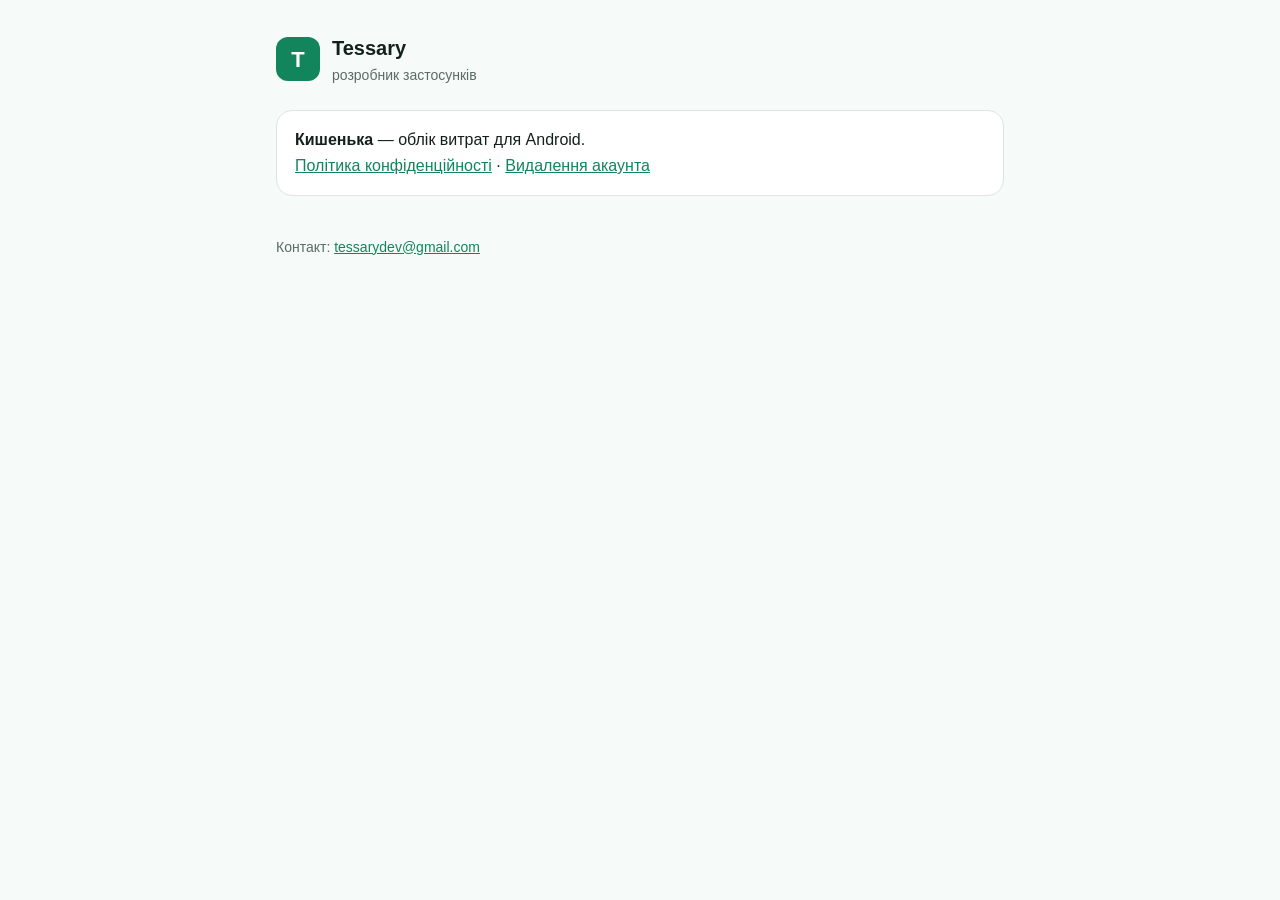
<file: index.html>
<!doctype html>
<html lang="uk">
<head>
<meta charset="utf-8">
<meta name="viewport" content="width=device-width, initial-scale=1">
<title>Tessary</title>
<link rel="stylesheet" href="kyshenka/style.css">
</head>
<body>
<main>
  <header><div class="logo">T</div><div><div class="name">Tessary</div><div class="by">розробник застосунків</div></div></header>
  <div class="card">
    <strong>Кишенька</strong> — облік витрат для Android.<br>
    <a href="kyshenka/privacy/">Політика конфіденційності</a> · <a href="kyshenka/delete-account/">Видалення акаунта</a>
  </div>
  <footer>Контакт: <a href="mailto:tessarydev@gmail.com">tessarydev@gmail.com</a></footer>
</main>
</body>
</html>
</file>
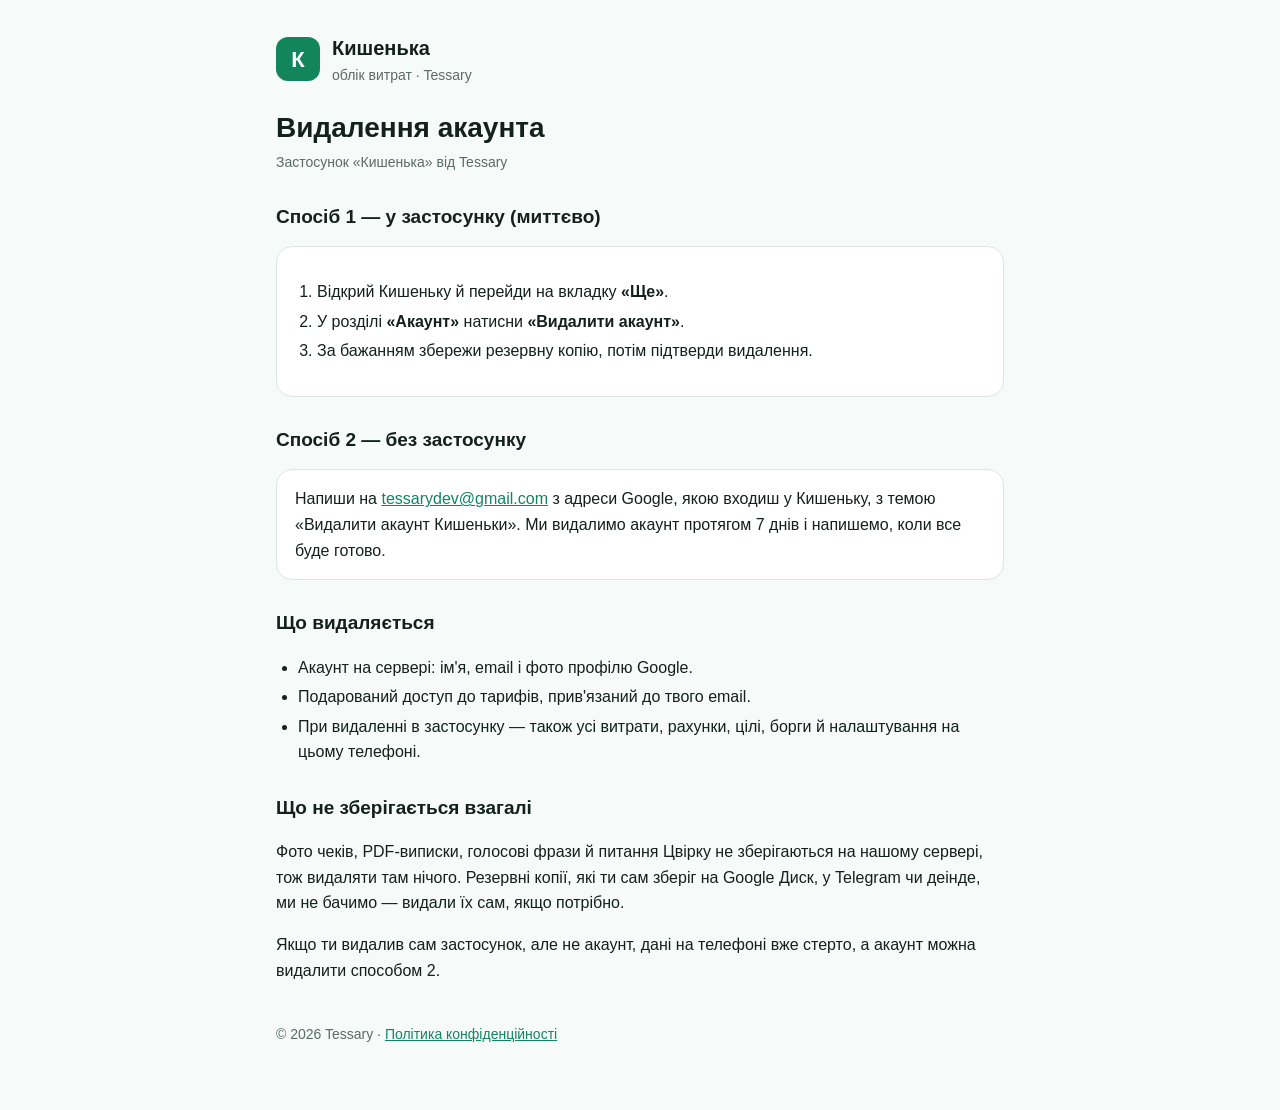
<file: kyshenka/delete-account/index.html>
<!doctype html>
<html lang="uk">
<head>
<meta charset="utf-8">
<meta name="viewport" content="width=device-width, initial-scale=1">
<title>Кишенька — видалення акаунта</title>
<meta name="description" content="Як видалити акаунт Кишеньки і що при цьому видаляється.">
<link rel="stylesheet" href="../style.css">
</head>
<body>
<main>
  <header>
    <div class="logo">К</div>
    <div><div class="name">Кишенька</div><div class="by">облік витрат · Tessary</div></div>
  </header>

  <h1>Видалення акаунта</h1>
  <div class="updated">Застосунок «Кишенька» від Tessary</div>

  <h2>Спосіб 1 — у застосунку (миттєво)</h2>
  <div class="card">
    <ol>
      <li>Відкрий Кишеньку й перейди на вкладку <strong>«Ще»</strong>.</li>
      <li>У розділі <strong>«Акаунт»</strong> натисни <strong>«Видалити акаунт»</strong>.</li>
      <li>За бажанням збережи резервну копію, потім підтверди видалення.</li>
    </ol>
  </div>

  <h2>Спосіб 2 — без застосунку</h2>
  <div class="card">
    Напиши на <a href="mailto:tessarydev@gmail.com?subject=%D0%92%D0%B8%D0%B4%D0%B0%D0%BB%D0%B8%D1%82%D0%B8%20%D0%B0%D0%BA%D0%B0%D1%83%D0%BD%D1%82%20%D0%9A%D0%B8%D1%88%D0%B5%D0%BD%D1%8C%D0%BA%D0%B8">tessarydev@gmail.com</a>
    з адреси Google, якою входиш у Кишеньку, з темою «Видалити акаунт Кишеньки».
    Ми видалимо акаунт протягом 7 днів і напишемо, коли все буде готово.
  </div>

  <h2>Що видаляється</h2>
  <ul>
    <li>Акаунт на сервері: ім'я, email і фото профілю Google.</li>
    <li>Подарований доступ до тарифів, прив'язаний до твого email.</li>
    <li>При видаленні в застосунку — також усі витрати, рахунки, цілі, борги й налаштування на цьому телефоні.</li>
  </ul>

  <h2>Що не зберігається взагалі</h2>
  <p>Фото чеків, PDF-виписки, голосові фрази й питання Цвірку не зберігаються на нашому сервері, тож видаляти там нічого.
  Резервні копії, які ти сам зберіг на Google Диск, у Telegram чи деінде, ми не бачимо — видали їх сам, якщо потрібно.</p>

  <p>Якщо ти видалив сам застосунок, але не акаунт, дані на телефоні вже стерто, а акаунт можна видалити способом 2.</p>

  <footer>© 2026 Tessary · <a href="../privacy/">Політика конфіденційності</a></footer>
</main>
</body>
</html>
</file>
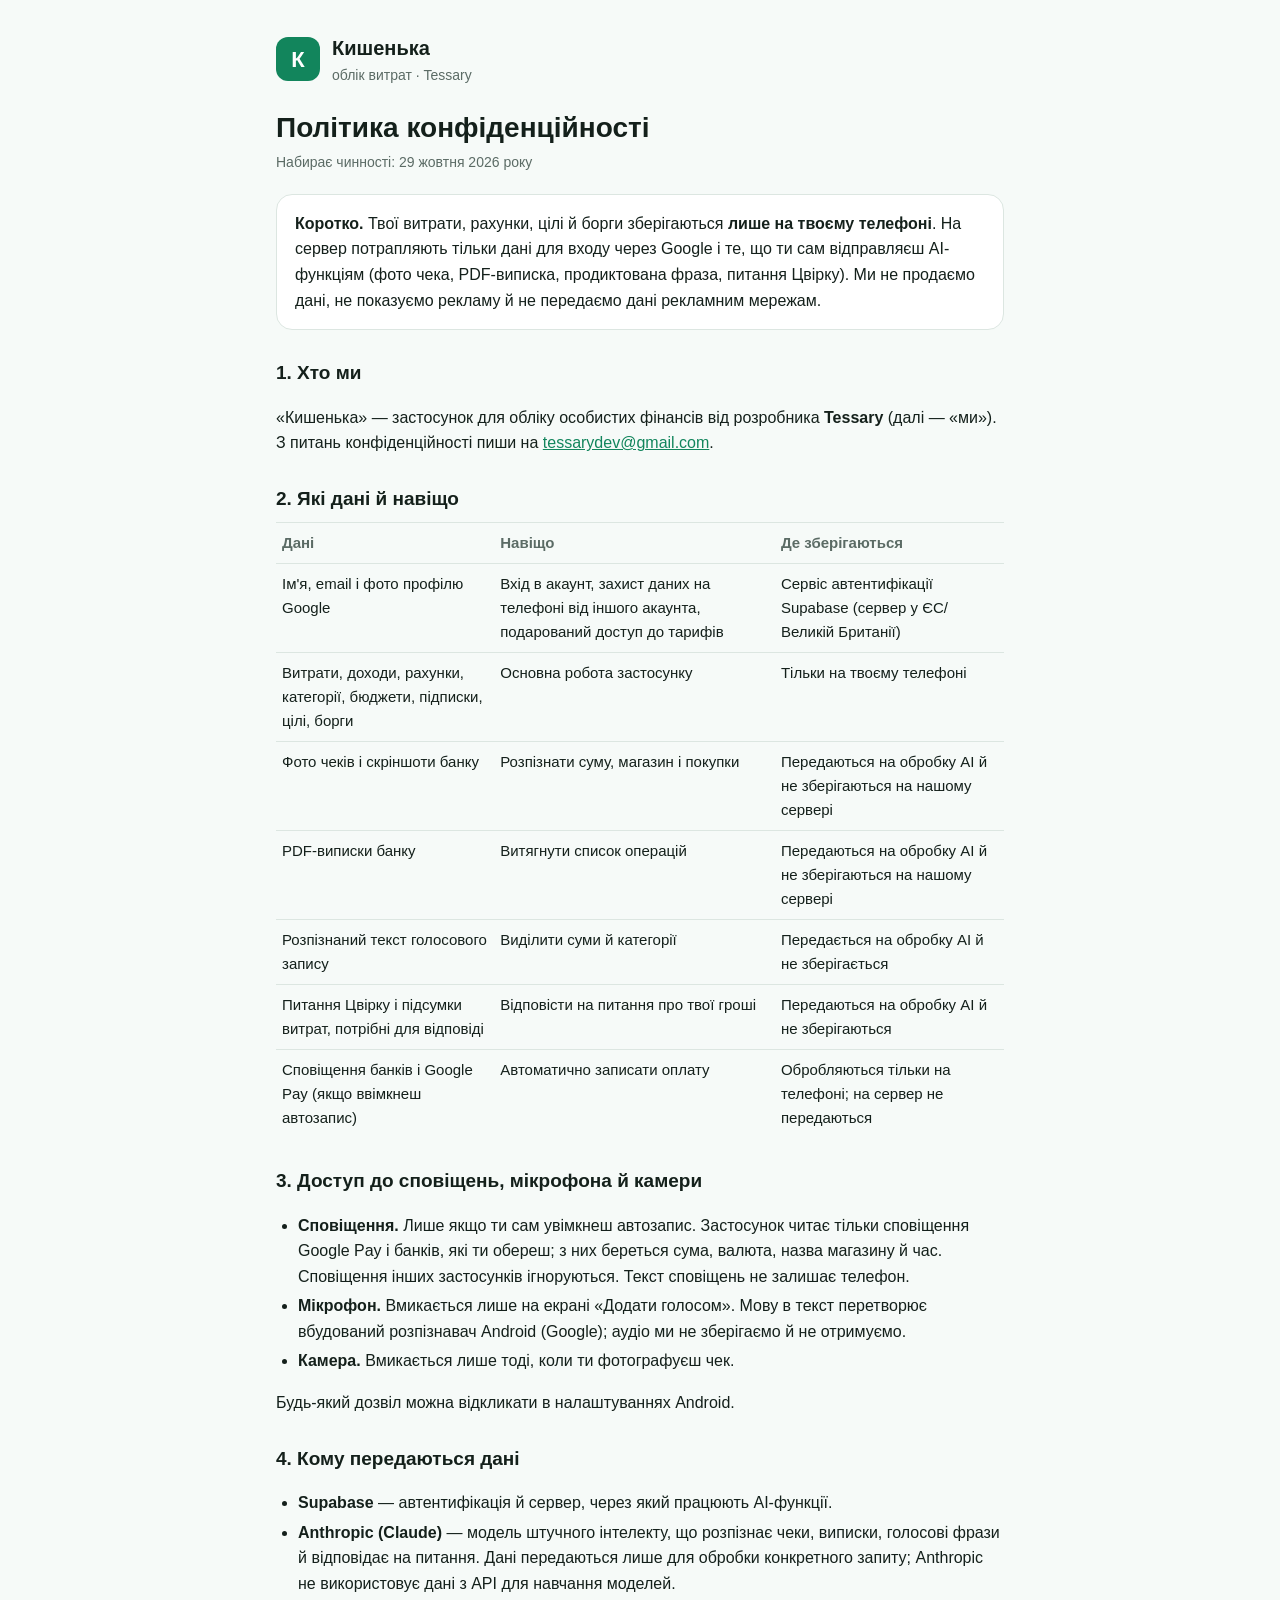
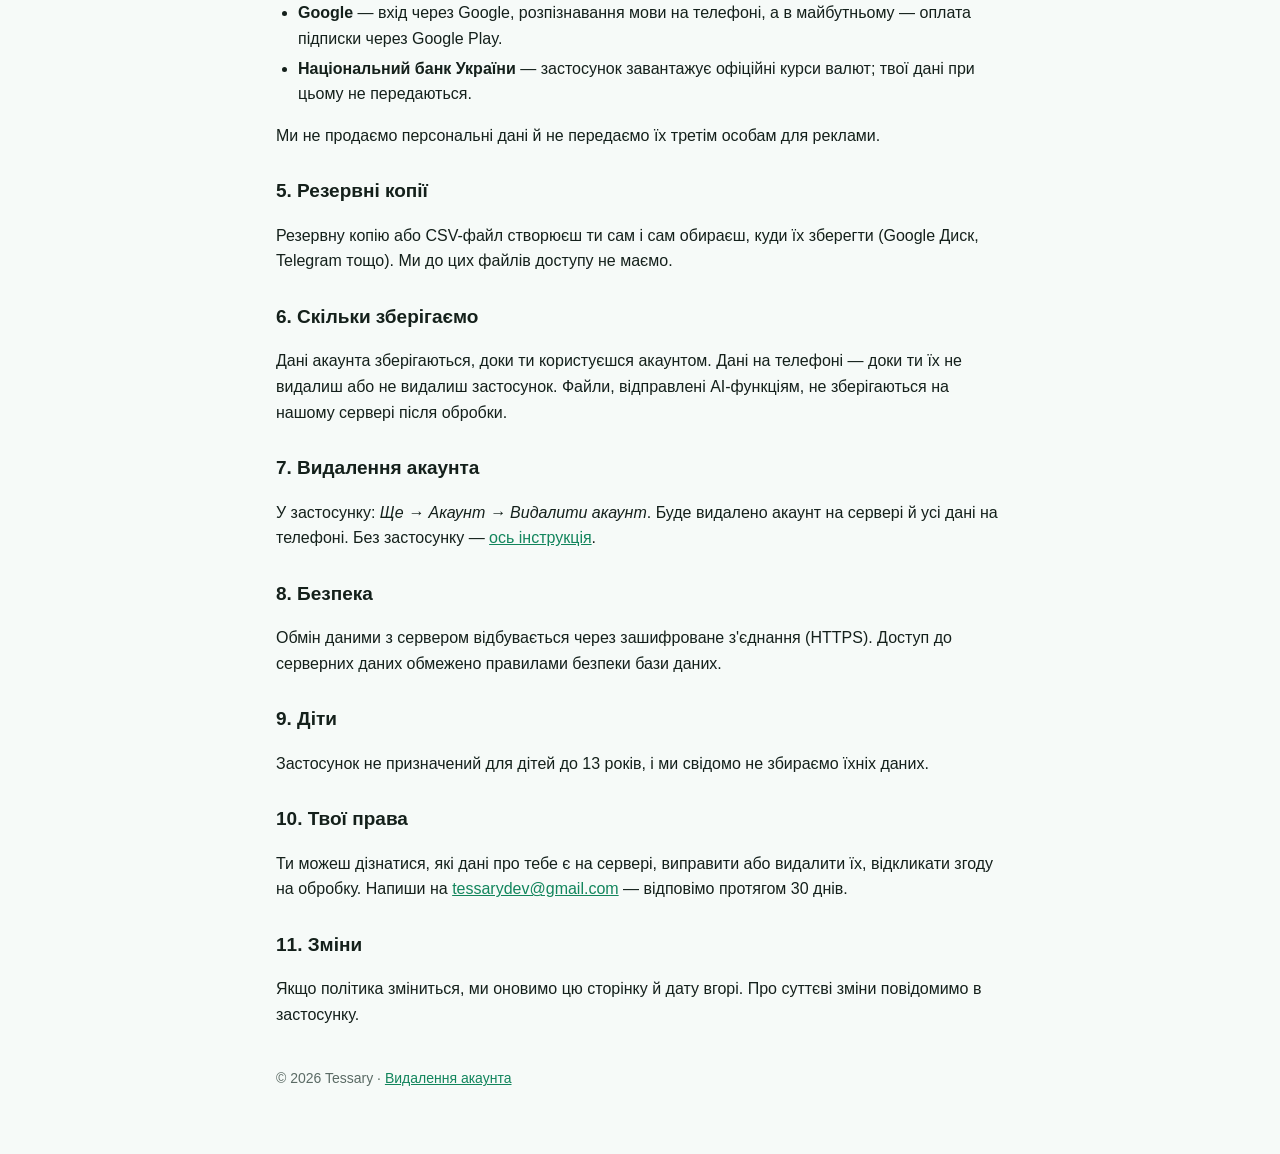
<file: kyshenka/privacy/index.html>
<!doctype html>
<html lang="uk">
<head>
<meta charset="utf-8">
<meta name="viewport" content="width=device-width, initial-scale=1">
<title>Кишенька — політика конфіденційності</title>
<meta name="description" content="Як застосунок «Кишенька» від Tessary обробляє твої дані.">
<link rel="stylesheet" href="../style.css">
</head>
<body>
<main>
  <header>
    <div class="logo">К</div>
    <div><div class="name">Кишенька</div><div class="by">облік витрат · Tessary</div></div>
  </header>

  <h1>Політика конфіденційності</h1>
  <div class="updated">Набирає чинності: 29 жовтня 2026 року</div>

  <div class="card">
    <strong>Коротко.</strong> Твої витрати, рахунки, цілі й борги зберігаються <strong>лише на твоєму телефоні</strong>.
    На сервер потрапляють тільки дані для входу через Google і те, що ти сам відправляєш AI-функціям (фото чека, PDF-виписка,
    продиктована фраза, питання Цвірку). Ми не продаємо дані, не показуємо рекламу й не передаємо дані рекламним мережам.
  </div>

  <h2>1. Хто ми</h2>
  <p>«Кишенька» — застосунок для обліку особистих фінансів від розробника <strong>Tessary</strong> (далі — «ми»).
  З питань конфіденційності пиши на <a href="mailto:tessarydev@gmail.com">tessarydev@gmail.com</a>.</p>

  <h2>2. Які дані й навіщо</h2>
  <table>
    <tr><th>Дані</th><th>Навіщо</th><th>Де зберігаються</th></tr>
    <tr><td>Ім'я, email і фото профілю Google</td><td>Вхід в акаунт, захист даних на телефоні від іншого акаунта, подарований доступ до тарифів</td><td>Сервіс автентифікації Supabase (сервер у ЄС/Великій Британії)</td></tr>
    <tr><td>Витрати, доходи, рахунки, категорії, бюджети, підписки, цілі, борги</td><td>Основна робота застосунку</td><td>Тільки на твоєму телефоні</td></tr>
    <tr><td>Фото чеків і скріншоти банку</td><td>Розпізнати суму, магазин і покупки</td><td>Передаються на обробку AI й не зберігаються на нашому сервері</td></tr>
    <tr><td>PDF-виписки банку</td><td>Витягнути список операцій</td><td>Передаються на обробку AI й не зберігаються на нашому сервері</td></tr>
    <tr><td>Розпізнаний текст голосового запису</td><td>Виділити суми й категорії</td><td>Передається на обробку AI й не зберігається</td></tr>
    <tr><td>Питання Цвірку і підсумки витрат, потрібні для відповіді</td><td>Відповісти на питання про твої гроші</td><td>Передаються на обробку AI й не зберігаються</td></tr>
    <tr><td>Сповіщення банків і Google Pay (якщо ввімкнеш автозапис)</td><td>Автоматично записати оплату</td><td>Обробляються тільки на телефоні; на сервер не передаються</td></tr>
  </table>

  <h2>3. Доступ до сповіщень, мікрофона й камери</h2>
  <ul>
    <li><strong>Сповіщення.</strong> Лише якщо ти сам увімкнеш автозапис. Застосунок читає тільки сповіщення Google Pay і банків, які ти обереш;
      з них береться сума, валюта, назва магазину й час. Сповіщення інших застосунків ігноруються. Текст сповіщень не залишає телефон.</li>
    <li><strong>Мікрофон.</strong> Вмикається лише на екрані «Додати голосом». Мову в текст перетворює вбудований розпізнавач Android (Google);
      аудіо ми не зберігаємо й не отримуємо.</li>
    <li><strong>Камера.</strong> Вмикається лише тоді, коли ти фотографуєш чек.</li>
  </ul>
  <p>Будь-який дозвіл можна відкликати в налаштуваннях Android.</p>

  <h2>4. Кому передаються дані</h2>
  <ul>
    <li><strong>Supabase</strong> — автентифікація й сервер, через який працюють AI-функції.</li>
    <li><strong>Anthropic (Claude)</strong> — модель штучного інтелекту, що розпізнає чеки, виписки, голосові фрази й відповідає на питання.
      Дані передаються лише для обробки конкретного запиту; Anthropic не використовує дані з API для навчання моделей.</li>
    <li><strong>Google</strong> — вхід через Google, розпізнавання мови на телефоні, а в майбутньому — оплата підписки через Google Play.</li>
    <li><strong>Національний банк України</strong> — застосунок завантажує офіційні курси валют; твої дані при цьому не передаються.</li>
  </ul>
  <p>Ми не продаємо персональні дані й не передаємо їх третім особам для реклами.</p>

  <h2>5. Резервні копії</h2>
  <p>Резервну копію або CSV-файл створюєш ти сам і сам обираєш, куди їх зберегти (Google Диск, Telegram тощо).
  Ми до цих файлів доступу не маємо.</p>

  <h2>6. Скільки зберігаємо</h2>
  <p>Дані акаунта зберігаються, доки ти користуєшся акаунтом. Дані на телефоні — доки ти їх не видалиш або не видалиш застосунок.
  Файли, відправлені AI-функціям, не зберігаються на нашому сервері після обробки.</p>

  <h2>7. Видалення акаунта</h2>
  <p>У застосунку: <em>Ще → Акаунт → Видалити акаунт</em>. Буде видалено акаунт на сервері й усі дані на телефоні.
  Без застосунку — <a href="../delete-account/">ось інструкція</a>.</p>

  <h2>8. Безпека</h2>
  <p>Обмін даними з сервером відбувається через зашифроване з'єднання (HTTPS). Доступ до серверних даних обмежено правилами безпеки бази даних.</p>

  <h2>9. Діти</h2>
  <p>Застосунок не призначений для дітей до 13 років, і ми свідомо не збираємо їхніх даних.</p>

  <h2>10. Твої права</h2>
  <p>Ти можеш дізнатися, які дані про тебе є на сервері, виправити або видалити їх, відкликати згоду на обробку.
  Напиши на <a href="mailto:tessarydev@gmail.com">tessarydev@gmail.com</a> — відповімо протягом 30 днів.</p>

  <h2>11. Зміни</h2>
  <p>Якщо політика зміниться, ми оновимо цю сторінку й дату вгорі. Про суттєві зміни повідомимо в застосунку.</p>

  <footer>© 2026 Tessary · <a href="../delete-account/">Видалення акаунта</a></footer>
</main>
</body>
</html>
</file>
<file: kyshenka/style.css>
:root { --bg:#F6FAF8; --card:#FFFFFF; --text:#14201B; --muted:#5B6B65; --green:#12855C; --border:#DCE6E1; }
@media (prefers-color-scheme: dark) { :root { --bg:#0B1411; --card:#13201B; --text:#E9F1EC; --muted:#9DB0A8; --green:#3FC48E; --border:#22332C; } }
* { box-sizing: border-box; }
body { margin:0; background:var(--bg); color:var(--text); font:16px/1.6 -apple-system, "Segoe UI", Roboto, Arial, sans-serif; }
main { max-width: 760px; margin: 0 auto; padding: 32px 16px 64px; }
header { display:flex; align-items:center; gap:12px; margin-bottom:24px; }
header .logo { width:44px; height:44px; border-radius:12px; background:var(--green); color:#fff; display:grid; place-items:center; font-weight:800; font-size:22px; }
header .name { font-weight:800; font-size:20px; } header .by { color:var(--muted); font-size:14px; }
h1 { font-size:28px; line-height:1.25; margin:0 0 6px; } h2 { font-size:19px; margin:28px 0 8px; }
.updated { color:var(--muted); font-size:14px; margin-bottom:20px; }
.card { background:var(--card); border:1px solid var(--border); border-radius:16px; padding:16px 18px; margin:14px 0; }
a { color:var(--green); } ul, ol { padding-left: 22px; } li { margin: 4px 0; }
table { width:100%; border-collapse:collapse; font-size:15px; } td, th { text-align:left; padding:8px 6px; border-top:1px solid var(--border); vertical-align:top; } th { color:var(--muted); font-weight:600; }
.lang { float:right; font-size:14px; }
footer { color:var(--muted); font-size:14px; margin-top:40px; }
</file>
